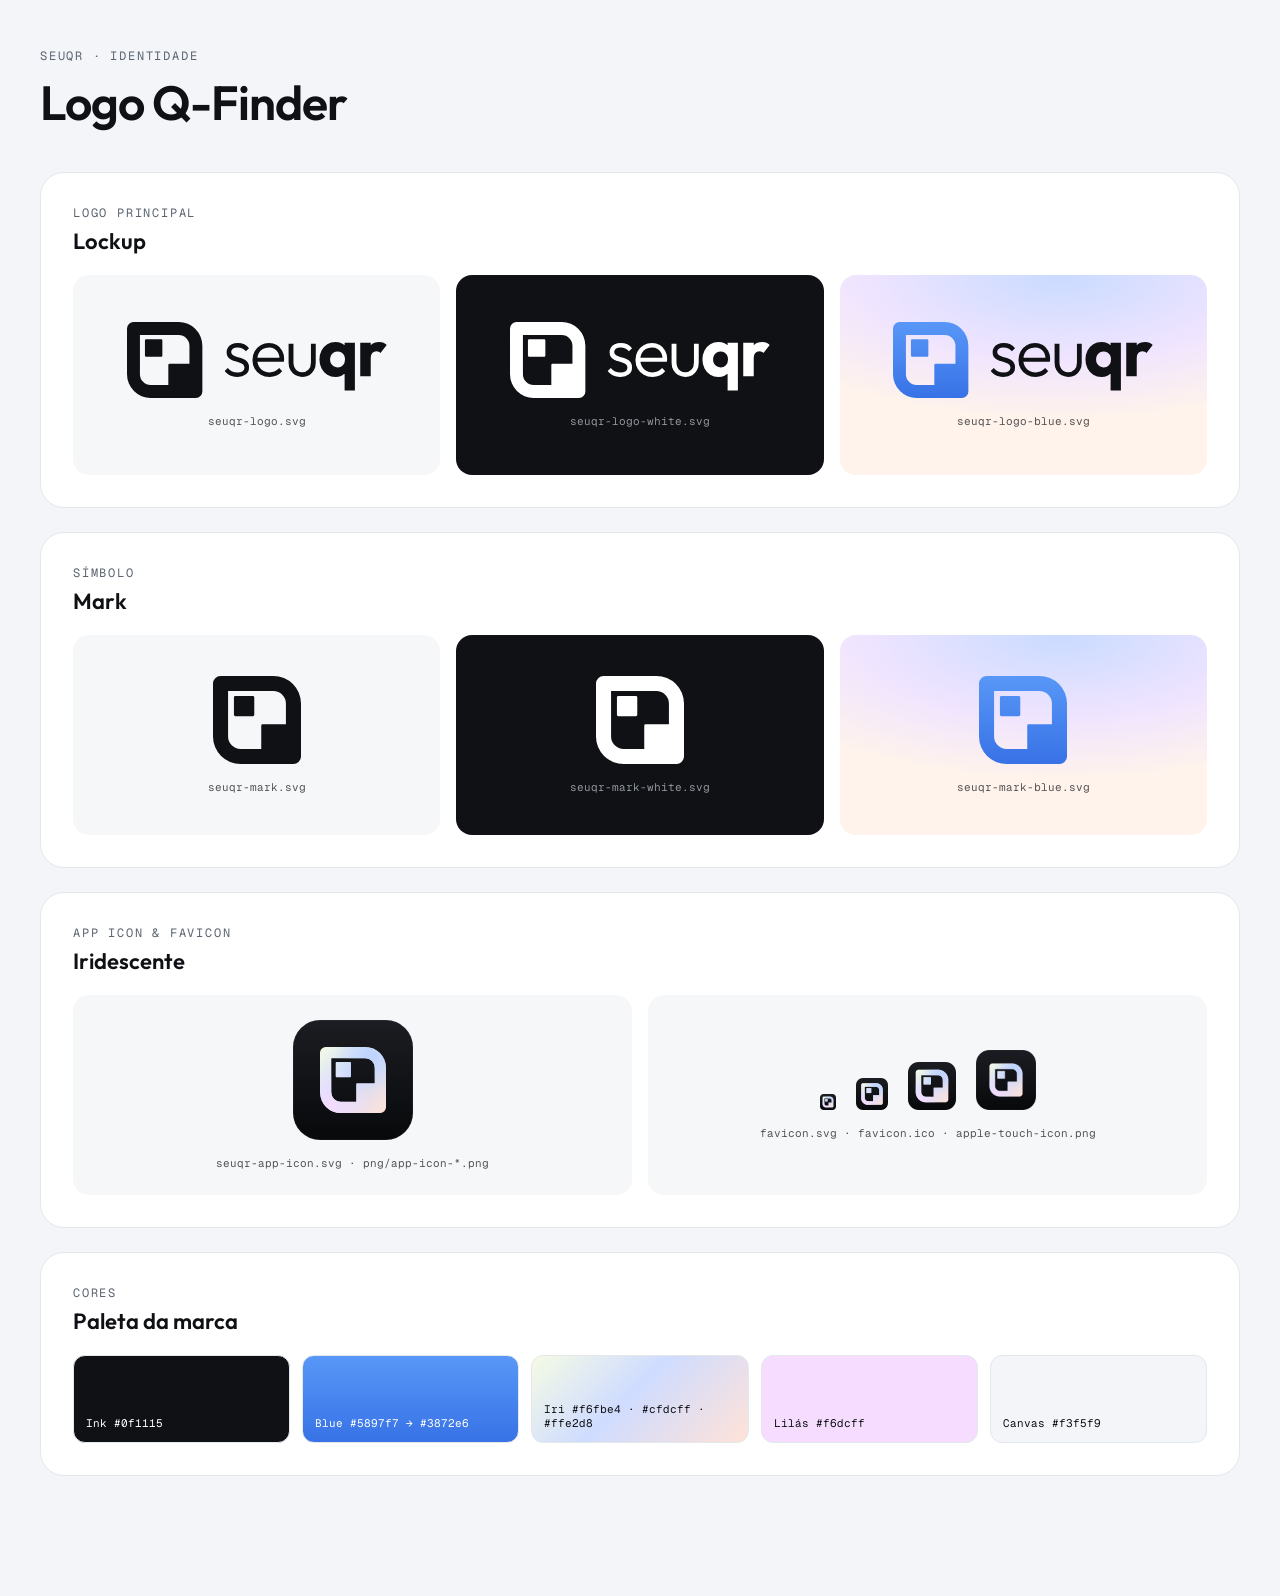
<file: logo/marca.html>
<!doctype html>
<html lang="pt-BR">
<head>
<meta charset="utf-8">
<meta name="viewport" content="width=device-width, initial-scale=1">
<title>SeuQR — Marca</title>
<link rel="icon" href="svg/favicon.svg" type="image/svg+xml">
<link rel="icon" href="favicon.ico" sizes="any">
<link href="https://fonts.googleapis.com/css2?family=Outfit:wght@300;400;600&family=Geist+Mono:wght@500&display=swap" rel="stylesheet">
<style>
  :root { --ink: #0f1115; --canvas: #f3f5f9; --muted: #5b6470; --line: #e3e8ea; }
  * { box-sizing: border-box; margin: 0; }
  body { background: var(--canvas); color: var(--ink); font-family: 'Outfit', system-ui, sans-serif; padding: 48px 16px 96px; }
  .wrap { max-width: 1200px; margin: 0 auto; }
  .eyebrow { font-family: 'Geist Mono', monospace; font-size: 12px; letter-spacing: .15em; text-transform: uppercase; color: var(--muted); }
  h1 { font-weight: 600; font-size: clamp(32px, 5vw, 48px); letter-spacing: -.02em; margin: 8px 0 40px; }
  section { background: #fff; border: 1px solid var(--line); border-radius: 24px; padding: 32px; margin-bottom: 24px; }
  h2 { font-size: 22px; font-weight: 600; margin: 6px 0 20px; }
  .grid { display: grid; grid-template-columns: repeat(auto-fit, minmax(260px, 1fr)); gap: 16px; }
  figure { border-radius: 16px; min-height: 200px; display: flex; flex-direction: column; align-items: center; justify-content: center; gap: 16px; padding: 24px; }
  figure.light { background: #f6f7f9; }
  figure.dark { background: var(--ink); color: #c9ced6; }
  figure.aurora { background: radial-gradient(120% 90% at 60% 0%, #c9dbff 0%, #efe4ff 45%, #fff3ec 80%); }
  figcaption { font-family: 'Geist Mono', monospace; font-size: 11px; color: inherit; opacity: .7; }
  .logo { width: min(260px, 100%); }
  .mark { width: 88px; }
  .icon { width: 120px; }
  .sizes { display: flex; align-items: end; gap: 20px; flex-wrap: wrap; }
  .sizes img { image-rendering: auto; }
  .colors { display: grid; grid-template-columns: repeat(auto-fit, minmax(150px, 1fr)); gap: 12px; }
  .sw { border-radius: 12px; height: 88px; padding: 12px; display: flex; align-items: end; font-family: 'Geist Mono', monospace; font-size: 11px; border: 1px solid var(--line); }
  @media (max-width: 520px) { section { padding: 20px; } }
</style>
</head>
<body>
<div class="wrap">
  <div class="eyebrow">SeuQR · Identidade</div>
  <h1>Logo Q-Finder</h1>

  <section>
    <div class="eyebrow">Logo principal</div>
    <h2>Lockup</h2>
    <div class="grid">
      <figure class="light"><img class="logo" src="svg/seuqr-logo.svg" alt="SeuQR"><figcaption>seuqr-logo.svg</figcaption></figure>
      <figure class="dark"><img class="logo" src="svg/seuqr-logo-white.svg" alt="SeuQR"><figcaption>seuqr-logo-white.svg</figcaption></figure>
      <figure class="aurora"><img class="logo" src="svg/seuqr-logo-blue.svg" alt="SeuQR"><figcaption>seuqr-logo-blue.svg</figcaption></figure>
    </div>
  </section>

  <section>
    <div class="eyebrow">Símbolo</div>
    <h2>Mark</h2>
    <div class="grid">
      <figure class="light"><img class="mark" src="svg/seuqr-mark.svg" alt=""><figcaption>seuqr-mark.svg</figcaption></figure>
      <figure class="dark"><img class="mark" src="svg/seuqr-mark-white.svg" alt=""><figcaption>seuqr-mark-white.svg</figcaption></figure>
      <figure class="aurora"><img class="mark" src="svg/seuqr-mark-blue.svg" alt=""><figcaption>seuqr-mark-blue.svg</figcaption></figure>
    </div>
  </section>

  <section>
    <div class="eyebrow">App icon & favicon</div>
    <h2>Iridescente</h2>
    <div class="grid">
      <figure class="light"><img class="icon" src="svg/seuqr-app-icon.svg" alt=""><figcaption>seuqr-app-icon.svg · png/app-icon-*.png</figcaption></figure>
      <figure class="light">
        <div class="sizes">
          <img src="png/favicon-16.png" width="16" height="16" alt="">
          <img src="png/favicon-32.png" width="32" height="32" alt="">
          <img src="png/favicon-48.png" width="48" height="48" alt="">
          <img src="png/apple-touch-icon.png" width="60" height="60" alt="">
        </div>
        <figcaption>favicon.svg · favicon.ico · apple-touch-icon.png</figcaption>
      </figure>
    </div>
  </section>

  <section>
    <div class="eyebrow">Cores</div>
    <h2>Paleta da marca</h2>
    <div class="colors">
      <div class="sw" style="background:#0f1115;color:#fff">Ink #0f1115</div>
      <div class="sw" style="background:linear-gradient(#5897f7,#3872e6);color:#fff">Blue #5897f7 → #3872e6</div>
      <div class="sw" style="background:linear-gradient(135deg,#f6fbe4,#cfdcff 45%,#ffe2d8)">Iri #f6fbe4 · #cfdcff · #ffe2d8</div>
      <div class="sw" style="background:#f6dcff">Lilás #f6dcff</div>
      <div class="sw" style="background:#f3f5f9">Canvas #f3f5f9</div>
    </div>
  </section>
</div>
</body>
</html>
</file>
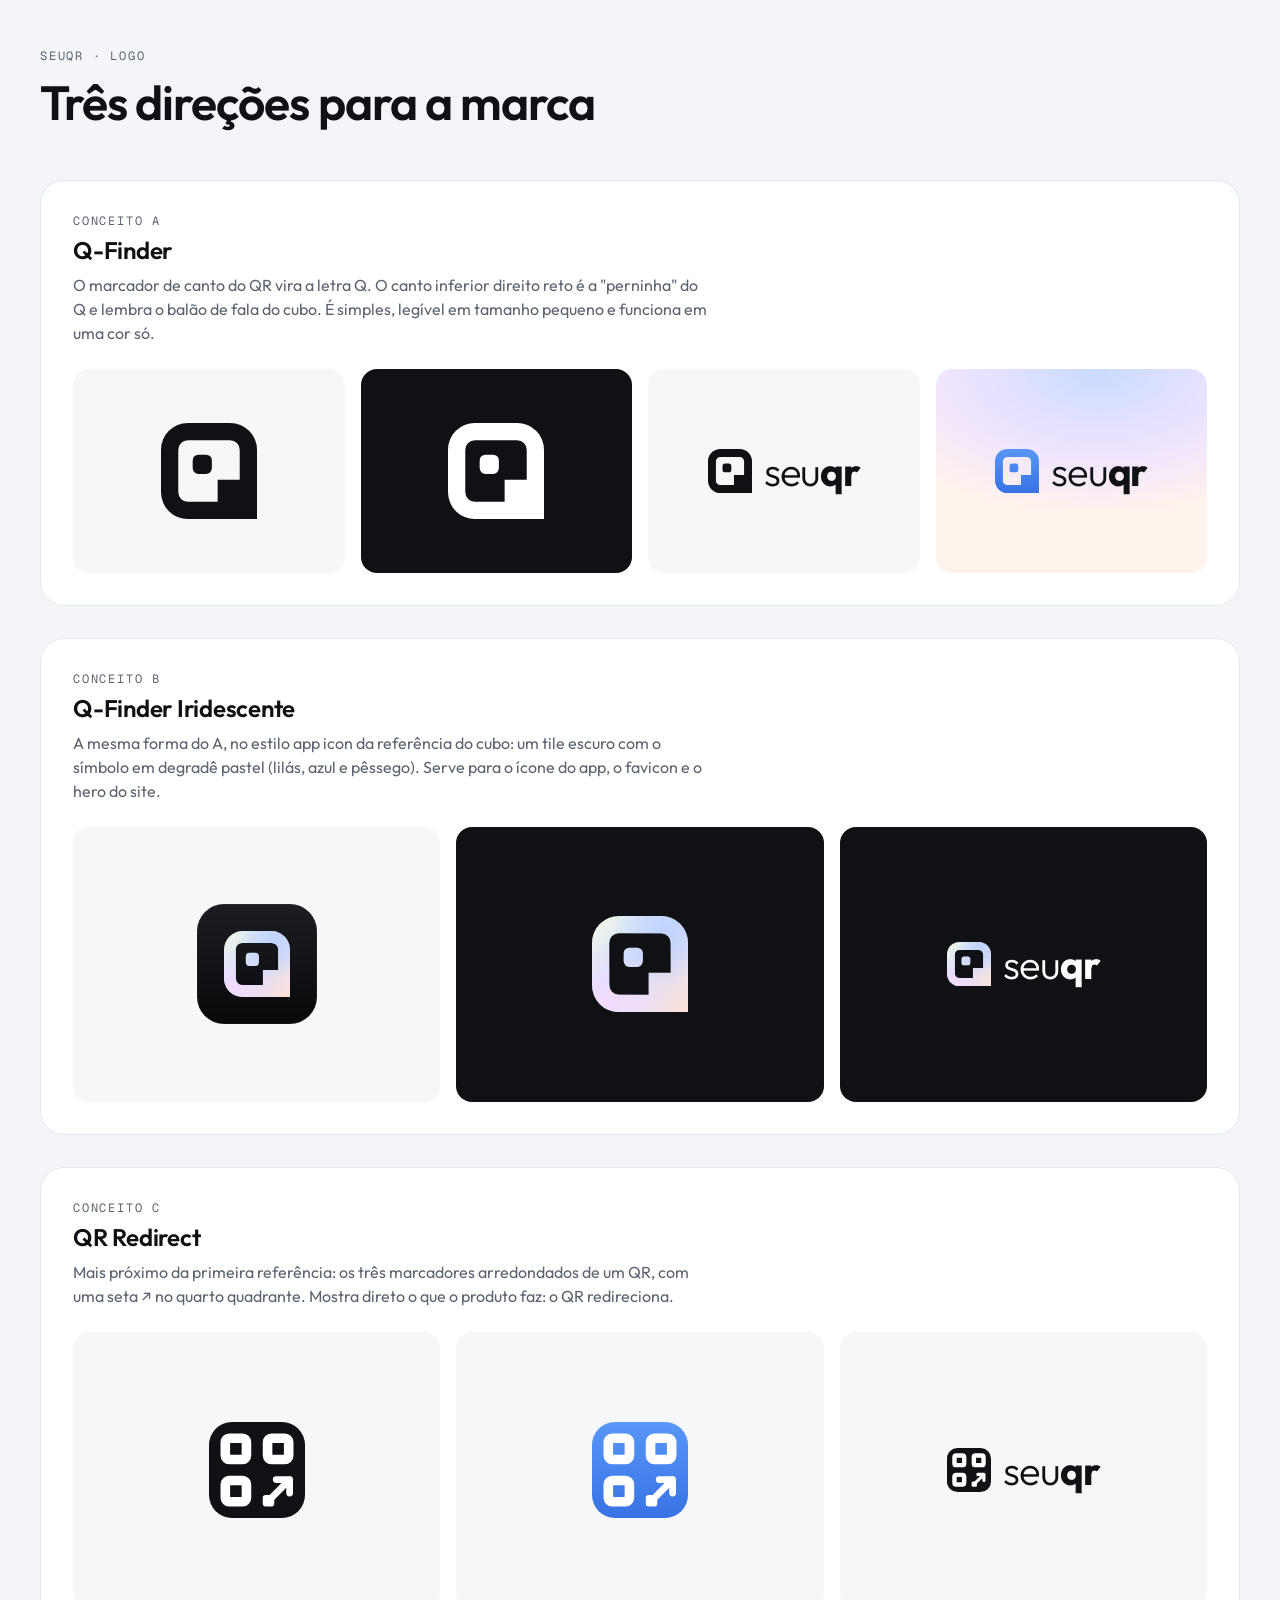
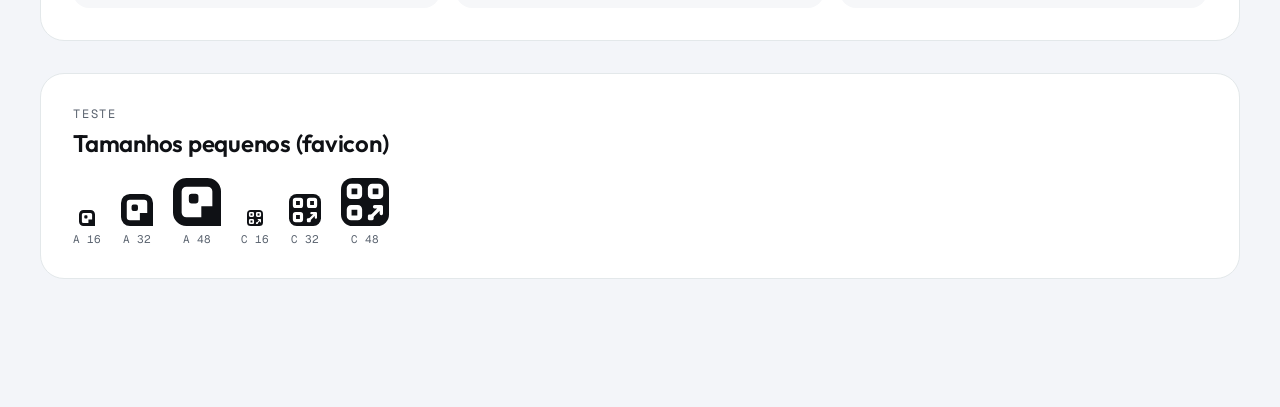
<file: logo/propostas.html>
<!doctype html>
<html lang="pt-BR">
<head>
<meta charset="utf-8">
<meta name="viewport" content="width=device-width, initial-scale=1">
<title>SeuQR — Propostas de Logo</title>
<link rel="preconnect" href="https://fonts.googleapis.com">
<link href="https://fonts.googleapis.com/css2?family=Outfit:wght@300;400;600;700&family=Geist+Mono:wght@500&display=swap" rel="stylesheet">
<style>
  :root {
    --ink: #0f1115;
    --paper: #ffffff;
    --canvas: #f3f5f9;
    --muted: #5b6470;
    --line: #e3e8ea;
    --blue-a: #5897f7;
    --blue-b: #3872e6;
  }
  * { box-sizing: border-box; margin: 0; }
  body { background: var(--canvas); color: var(--ink); font-family: 'Outfit', system-ui, sans-serif; padding: 48px 16px 96px; }
  .wrap { max-width: 1200px; margin: 0 auto; }
  header { margin-bottom: 48px; }
  .eyebrow { font-family: 'Geist Mono', monospace; font-size: 12px; letter-spacing: .15em; text-transform: uppercase; color: var(--muted); }
  h1 { font-weight: 600; font-size: clamp(32px, 5vw, 48px); letter-spacing: -.02em; margin-top: 8px; }
  .concept { background: var(--paper); border: 1px solid var(--line); border-radius: 24px; padding: 32px; margin-bottom: 32px; }
  .concept h2 { font-size: 24px; font-weight: 600; letter-spacing: -.01em; margin-top: 6px; }
  .concept p.desc { color: var(--muted); max-width: 640px; margin-top: 8px; line-height: 1.5; }
  .grid { display: grid; grid-template-columns: repeat(auto-fit, minmax(240px, 1fr)); gap: 16px; margin-top: 24px; }
  .tile { border-radius: 16px; aspect-ratio: 4/3; display: flex; align-items: center; justify-content: center; gap: 14px; }
  .tile.light { background: #f6f7f9; }
  .tile.dark { background: var(--ink); color: #fff; }
  .tile.aurora { background: radial-gradient(120% 90% at 60% 0%, #c9dbff 0%, #efe4ff 45%, #fff3ec 80%); }
  .mark { width: 96px; height: 96px; }
  .lockup { display: flex; align-items: center; gap: 12px; }
  .lockup svg { width: 44px; height: 44px; }
  .word { font-size: 40px; letter-spacing: -.03em; line-height: 1; }
  .word .s { font-weight: 300; }
  .word .q { font-weight: 700; }
  .app { width: 120px; height: 120px; }
  .sizes { display: flex; align-items: end; gap: 20px; margin-top: 20px; color: var(--muted); font-family: 'Geist Mono', monospace; font-size: 11px; }
  .sizes div { display: flex; flex-direction: column; align-items: center; gap: 6px; }
  @media (max-width: 520px) { .concept { padding: 20px; } .word { font-size: 32px; } }
</style>
</head>
<body>
<svg width="0" height="0" style="position:absolute" aria-hidden="true">
  <defs>
    <!-- Conceito A: Q formado pelo marcador de canto do QR -->
    <path id="qa" fill-rule="evenodd" d="M28 0H72A28 28 0 0 1 100 28V100H28A28 28 0 0 1 0 72V28A28 28 0 0 1 28 0Z M28 18H72A10 10 0 0 1 82 28V59H59V82H28A10 10 0 0 1 18 72V28A10 10 0 0 1 28 18Z M39 33H47A6 6 0 0 1 53 39V47A6 6 0 0 1 47 53H39A6 6 0 0 1 33 47V39A6 6 0 0 1 39 33Z"/>

    <!-- Conceito C: grade de QR com seta de redirecionamento -->
    <g id="qc-glyph" fill="#fff">
      <path fill-rule="evenodd" d="M21 12H35A9 9 0 0 1 44 21V35A9 9 0 0 1 35 44H21A9 9 0 0 1 12 35V21A9 9 0 0 1 21 12Z M22 22V34H34V22Z"/>
      <path fill-rule="evenodd" d="M65 12H79A9 9 0 0 1 88 21V35A9 9 0 0 1 79 44H65A9 9 0 0 1 56 35V21A9 9 0 0 1 65 12Z M66 22V34H78V22Z"/>
      <path fill-rule="evenodd" d="M21 56H35A9 9 0 0 1 44 65V79A9 9 0 0 1 35 88H21A9 9 0 0 1 12 79V65A9 9 0 0 1 21 56Z M22 66V78H34V66Z"/>
      <rect x="56" y="76" width="12" height="12" rx="3"/>
      <path d="M64 80L84 60M70 60H84V74" fill="none" stroke="#fff" stroke-width="7" stroke-linecap="round" stroke-linejoin="round"/>
    </g>

    <!-- Degradê iridescente (ref. do cubo) -->
    <linearGradient id="iri-base" x1="0" y1="0" x2="1" y2="1">
      <stop offset="0" stop-color="#f6fbe4"/>
      <stop offset=".45" stop-color="#cfdcff"/>
      <stop offset="1" stop-color="#ffe2d8"/>
    </linearGradient>
    <radialGradient id="iri-violet" cx=".15" cy=".9" r=".6">
      <stop offset="0" stop-color="#f6dcff" stop-opacity=".95"/>
      <stop offset="1" stop-color="#f6dcff" stop-opacity="0"/>
    </radialGradient>
    <radialGradient id="iri-blue" cx=".75" cy=".15" r=".55">
      <stop offset="0" stop-color="#bcd2ff" stop-opacity=".9"/>
      <stop offset="1" stop-color="#bcd2ff" stop-opacity="0"/>
    </radialGradient>
    <!-- Degradê azul (ref. Reworkd) -->
    <linearGradient id="blue" x1="0" y1="0" x2="0" y2="1">
      <stop offset="0" stop-color="#5897f7"/>
      <stop offset="1" stop-color="#3872e6"/>
    </linearGradient>
    <linearGradient id="tile-dark" x1="0" y1="0" x2="0" y2="1">
      <stop offset="0" stop-color="#1b1d22"/>
      <stop offset="1" stop-color="#08090b"/>
    </linearGradient>
  </defs>
</svg>

<div class="wrap">
  <header>
    <div class="eyebrow">SeuQR · Logo</div>
    <h1>Três direções para a marca</h1>
  </header>

  <!-- A -->
  <section class="concept">
    <div class="eyebrow">Conceito A</div>
    <h2>Q-Finder</h2>
    <p class="desc">O marcador de canto do QR vira a letra Q. O canto inferior direito reto é a "perninha" do Q e lembra o balão de fala do cubo. É simples, legível em tamanho pequeno e funciona em uma cor só.</p>
    <div class="grid">
      <div class="tile light"><svg class="mark" viewBox="0 0 100 100"><use href="#qa" fill="#0f1115"/></svg></div>
      <div class="tile dark"><svg class="mark" viewBox="0 0 100 100"><use href="#qa" fill="#fff"/></svg></div>
      <div class="tile light">
        <div class="lockup"><svg viewBox="0 0 100 100"><use href="#qa" fill="#0f1115"/></svg><span class="word"><span class="s">seu</span><span class="q">qr</span></span></div>
      </div>
      <div class="tile aurora">
        <div class="lockup"><svg viewBox="0 0 100 100"><use href="#qa" fill="url(#blue)"/></svg><span class="word"><span class="s">seu</span><span class="q">qr</span></span></div>
      </div>
    </div>
  </section>

  <!-- B -->
  <section class="concept">
    <div class="eyebrow">Conceito B</div>
    <h2>Q-Finder Iridescente</h2>
    <p class="desc">A mesma forma do A, no estilo app icon da referência do cubo: um tile escuro com o símbolo em degradê pastel (lilás, azul e pêssego). Serve para o ícone do app, o favicon e o hero do site.</p>
    <div class="grid">
      <div class="tile light">
        <svg class="app" viewBox="0 0 160 160">
          <rect width="160" height="160" rx="36" fill="url(#tile-dark)"/>
          <rect x=".5" y=".5" width="159" height="159" rx="35.5" fill="none" stroke="#ffffff" stroke-opacity=".08"/>
          <g transform="translate(36 36) scale(.88)">
            <use href="#qa" fill="url(#iri-base)"/>
            <use href="#qa" fill="url(#iri-violet)"/>
            <use href="#qa" fill="url(#iri-blue)"/>
          </g>
        </svg>
      </div>
      <div class="tile dark">
        <svg class="mark" viewBox="0 0 100 100">
          <use href="#qa" fill="url(#iri-base)"/>
          <use href="#qa" fill="url(#iri-violet)"/>
          <use href="#qa" fill="url(#iri-blue)"/>
        </svg>
      </div>
      <div class="tile dark">
        <div class="lockup">
          <svg viewBox="0 0 100 100"><use href="#qa" fill="url(#iri-base)"/><use href="#qa" fill="url(#iri-violet)"/><use href="#qa" fill="url(#iri-blue)"/></svg>
          <span class="word"><span class="s">seu</span><span class="q">qr</span></span>
        </div>
      </div>
    </div>
  </section>

  <!-- C -->
  <section class="concept">
    <div class="eyebrow">Conceito C</div>
    <h2>QR Redirect</h2>
    <p class="desc">Mais próximo da primeira referência: os três marcadores arredondados de um QR, com uma seta ↗ no quarto quadrante. Mostra direto o que o produto faz: o QR redireciona.</p>
    <div class="grid">
      <div class="tile light"><svg class="mark" viewBox="0 0 100 100"><rect width="100" height="100" rx="24" fill="#0f1115"/><use href="#qc-glyph"/></svg></div>
      <div class="tile light"><svg class="mark" viewBox="0 0 100 100"><rect width="100" height="100" rx="24" fill="url(#blue)"/><use href="#qc-glyph"/></svg></div>
      <div class="tile light">
        <div class="lockup"><svg viewBox="0 0 100 100"><rect width="100" height="100" rx="24" fill="#0f1115"/><use href="#qc-glyph"/></svg><span class="word"><span class="s">seu</span><span class="q">qr</span></span></div>
      </div>
    </div>
  </section>

  <!-- Teste de tamanho -->
  <section class="concept">
    <div class="eyebrow">Teste</div>
    <h2>Tamanhos pequenos (favicon)</h2>
    <div class="sizes">
      <div><svg width="16" height="16" viewBox="0 0 100 100"><use href="#qa" fill="#0f1115"/></svg>A 16</div>
      <div><svg width="32" height="32" viewBox="0 0 100 100"><use href="#qa" fill="#0f1115"/></svg>A 32</div>
      <div><svg width="48" height="48" viewBox="0 0 100 100"><use href="#qa" fill="#0f1115"/></svg>A 48</div>
      <div><svg width="16" height="16" viewBox="0 0 100 100"><rect width="100" height="100" rx="24" fill="#0f1115"/><use href="#qc-glyph"/></svg>C 16</div>
      <div><svg width="32" height="32" viewBox="0 0 100 100"><rect width="100" height="100" rx="24" fill="#0f1115"/><use href="#qc-glyph"/></svg>C 32</div>
      <div><svg width="48" height="48" viewBox="0 0 100 100"><rect width="100" height="100" rx="24" fill="#0f1115"/><use href="#qc-glyph"/></svg>C 48</div>
    </div>
  </section>
</div>
</body>
</html>
</file>
